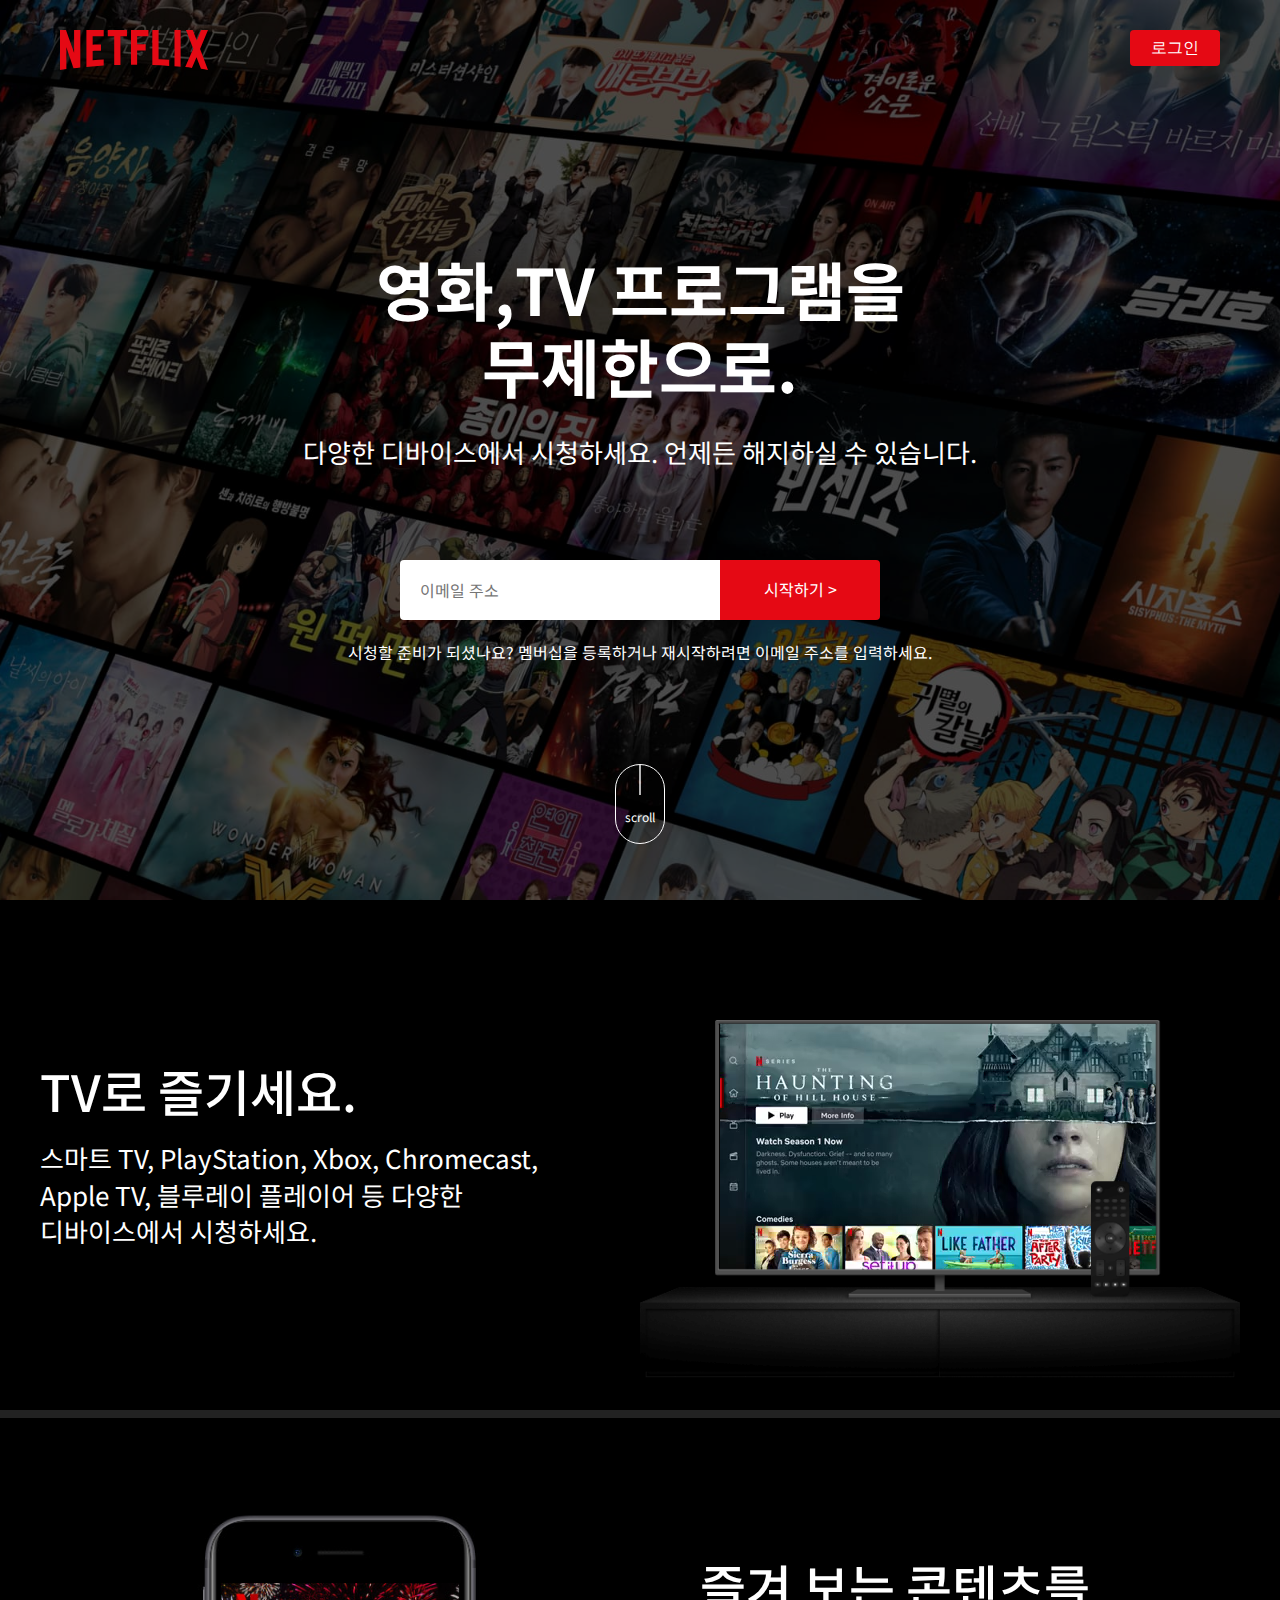
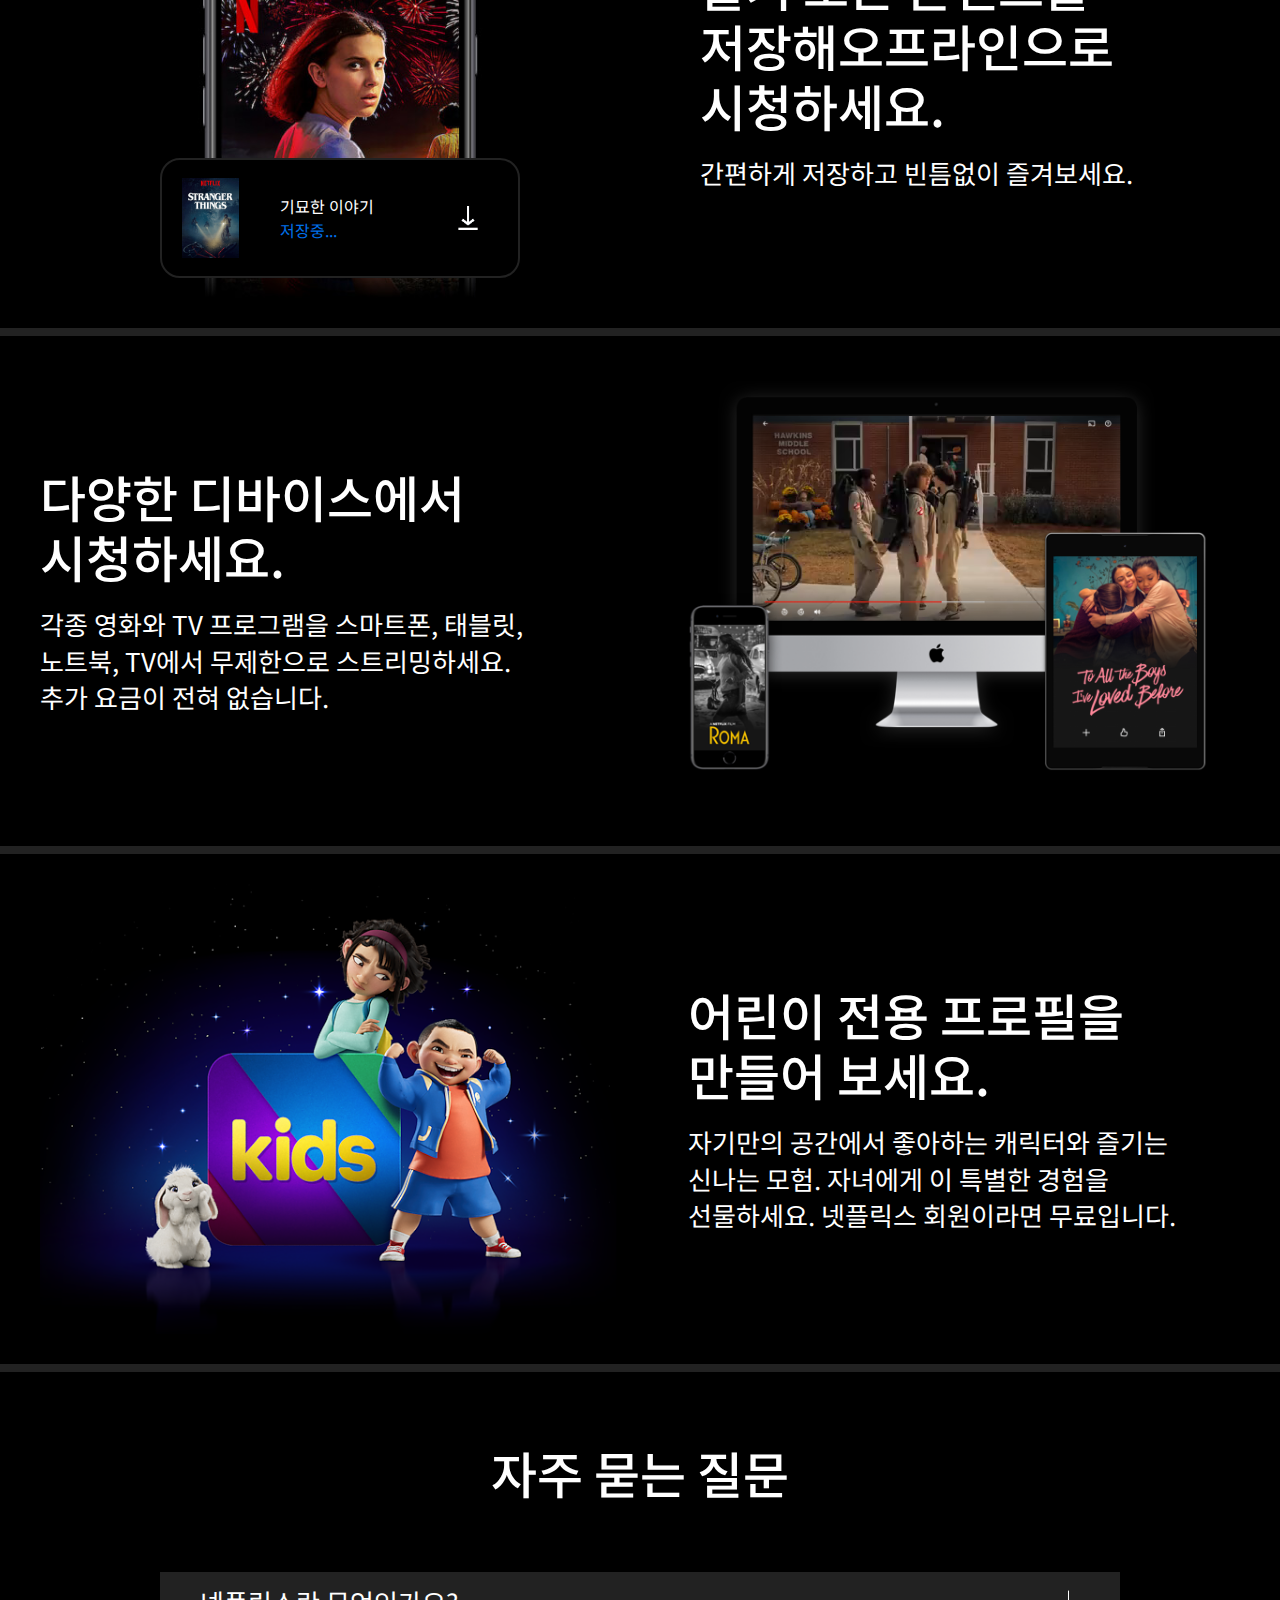
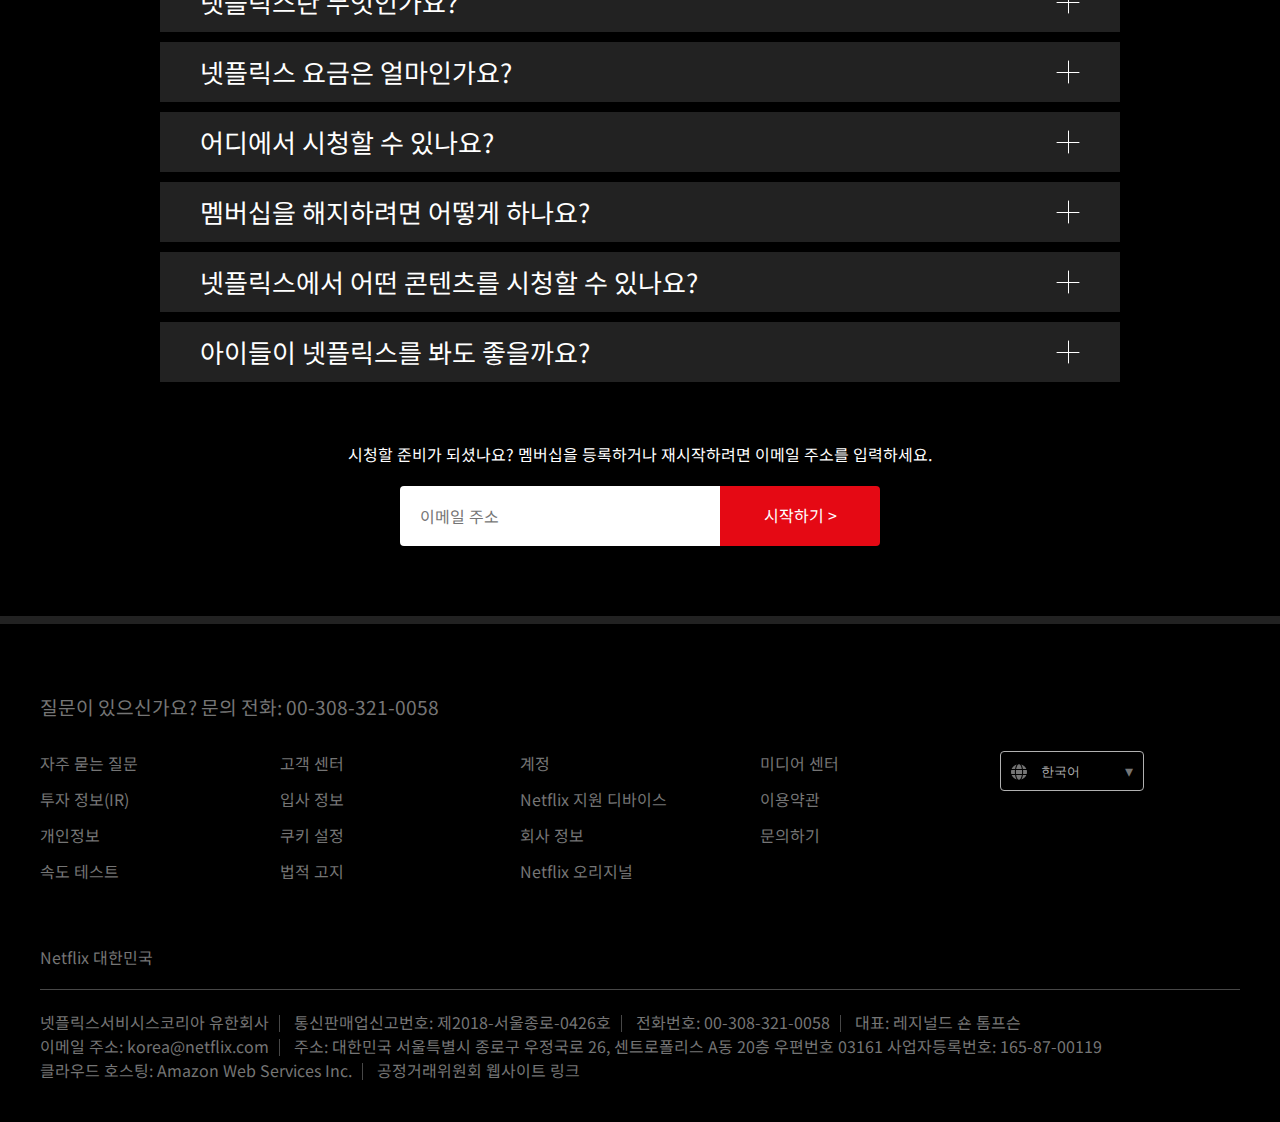
<file: index.html>
<!DOCTYPE html>
<html lang="en">
<head>
   <meta charset="UTF-8">
   <meta http-equiv="X-UA-Compatible" content="IE=edge">
   <meta name="viewport" content="width=device-width, initial-scale=1.0">
   
   <title>Netflix&nbsp;Korea</title>

   <meta content="영화 보기, 온라인 영화, 인터넷 영화, TV 시청, TV 온라인, 온라인 TV 프로그램, 인터넷 TV 프로그램, &nbsp;TV 프로그램 보기, 영화 스트리밍, 스트리밍 tv, 인스턴트 스트리밍, 온라인 시청, 인터넷 시청, &nbsp;영화, 영화 보기 대한민국, 온라인 TV 보기, 다운로드 불필요, 영화 풀 버전, 전체 영화" name="keywords">
   <meta content="스마트 TV, 태블릿, 스마트폰, PC, 게임 콘솔 등 다양한 디바이스에서 영화와 TV 프로그램을 마음껏 즐기세요." name="description">

   <link rel="icon" href="img/favicon.png">
   <link rel="icon" type="image/x-icon" href="img/favicon.ico">

   <link rel="stylesheet" href="css/reset_neflix.css">
   <link rel="stylesheet" href="css/common.css">
   <link rel="stylesheet" href="css/index.css">
</head>
<body id="body">
   <header></header>
   <main>

      <!-- Hero  -->

      <section id="hero">
         <div id="hero_bg"></div>
         <div class="hero_wrap">
            <nav class="gnb">
               <figure>
                  <svg viewBox="0 0 111 30" class="gnb_logo" focusable="false"><g id="netflix-logo"><path d="M105.06233,14.2806261 L110.999156,30 C109.249227,29.7497422 107.500234,29.4366857 105.718437,29.1554972 L102.374168,20.4686475 L98.9371075,28.4375293 C97.2499766,28.1563408 95.5928391,28.061674 93.9057081,27.8432843 L99.9372012,14.0931671 L94.4680851,-5.68434189e-14 L99.5313525,-5.68434189e-14 L102.593495,7.87421502 L105.874965,-5.68434189e-14 L110.999156,-5.68434189e-14 L105.06233,14.2806261 Z M90.4686475,-5.68434189e-14 L85.8749649,-5.68434189e-14 L85.8749649,27.2499766 C87.3746368,27.3437061 88.9371075,27.4055675 90.4686475,27.5930265 L90.4686475,-5.68434189e-14 Z M81.9055207,26.93692 C77.7186241,26.6557316 73.5307901,26.4064111 69.250164,26.3117443 L69.250164,-5.68434189e-14 L73.9366389,-5.68434189e-14 L73.9366389,21.8745899 C76.6248008,21.9373887 79.3120255,22.1557784 81.9055207,22.2804387 L81.9055207,26.93692 Z M64.2496954,10.6561065 L64.2496954,15.3435186 L57.8442216,15.3435186 L57.8442216,25.9996251 L53.2186709,25.9996251 L53.2186709,-5.68434189e-14 L66.3436123,-5.68434189e-14 L66.3436123,4.68741213 L57.8442216,4.68741213 L57.8442216,10.6561065 L64.2496954,10.6561065 Z M45.3435186,4.68741213 L45.3435186,26.2498828 C43.7810479,26.2498828 42.1876465,26.2498828 40.6561065,26.3117443 L40.6561065,4.68741213 L35.8121661,4.68741213 L35.8121661,-5.68434189e-14 L50.2183897,-5.68434189e-14 L50.2183897,4.68741213 L45.3435186,4.68741213 Z M30.749836,15.5928391 C28.687787,15.5928391 26.2498828,15.5928391 24.4999531,15.6875059 L24.4999531,22.6562939 C27.2499766,22.4678976 30,22.2495079 32.7809542,22.1557784 L32.7809542,26.6557316 L19.812541,27.6876933 L19.812541,-5.68434189e-14 L32.7809542,-5.68434189e-14 L32.7809542,4.68741213 L24.4999531,4.68741213 L24.4999531,10.9991564 C26.3126816,10.9991564 29.0936358,10.9054269 30.749836,10.9054269 L30.749836,15.5928391 Z M4.78114163,12.9684132 L4.78114163,29.3429562 C3.09401069,29.5313525 1.59340144,29.7497422 0,30 L0,-5.68434189e-14 L4.4690224,-5.68434189e-14 L10.562377,17.0315868 L10.562377,-5.68434189e-14 L15.2497891,-5.68434189e-14 L15.2497891,28.061674 C13.5935889,28.3437998 11.906458,28.4375293 10.1246602,28.6868498 L4.78114163,12.9684132 Z" id="Fill-14"></path></g></svg>
               </figure>
               <button class="gnb_login">로그인</button>
            </nav>

            <h1 class="hero_title">영화,TV 프로그램을<br>무제한으로.</h1>
            <h3 class="hero_subtitle">다양한 디바이스에서 시청하세요.<br> 언제든 해지하실 수 있습니다.</h3>
            
            <form action="login.php">
               <div class="email_wrap">
                  <input type="email" name="user_id" class="hero_input"
                  placeholder="이메일 주소">
                  <button type="submit" class="hero_submit">시작하기 &gt;</button>
               </div>
            </form>
            <p class="hero_detail">시청할 준비가 되셨나요? 멤버십을 등록하거나 재시작하려면 이메일 주소를 입력하세요.</p>
            
            <div class="hero_scroll">
               <span class="scroll-line"></span>
               <span>scroll</span>
            </div>

            

         </div>
      </section>

      <!-- Feature -->

      <section id="feature">
         <div class="tv_wrap">
            <ul class="tv">
               <li class="tv_left">
                  <h2 class="tv_title">TV로 즐기세요.</h2>
                  <h3 class="tv_subtitle">스마트 TV, PlayStation, Xbox, Chromecast, Apple TV, 블루레이 플레이어 등 다양한 디바이스에서 시청하세요.</h3>
               </li>
               <li class="tv_right">
                  <video class="tv_right_video" autoplay muted loop>
                     <source src="video/video-tv.m4v" type="video/mp4"> 
                  </video>
                  <img src="img/tv.png" class="tv_right_img">
               </li>
            </ul>
         </div>

         <div class="offline_wrap">
            <ul class="offline">
               <li class="offline_left">
                  <img class="offline_left_img" src="img/mobile-0819.jpg" >
                  <div class="offline_left_box">
                     <img src="img/boxshot.png" class="offline_left_box_img">
                     <div class="offline_left_box_text">
                        <p>기묘한 이야기</p>
                        <p>저장중...</p>
                     </div>
                     <img src="img/download-icon.gif" class="offline_left_box_img2">
                  </div>
               </li>
               <li class="offline_right">
                  <h2 class="offline_title">
                     즐겨 보는 콘텐츠를 저장해<br>오프라인으로 시청하세요.
                  </h2>
                  <h3 class="offline_subtitle">
                     간편하게 저장하고 빈틈없이 즐겨보세요.
                  </h3>
               </li>
            </ul>
         </div>

         <div class="device_wrap">
            <ul class="device">
               <li class="device_left">
                  <h2 class="device_title">다양한 디바이스에서 시청하세요.</h2>
                  <h3 class="device_subtitle">각종 영화와 TV 프로그램을 스마트폰, 태블릿, 노트북, TV에서 무제한으로 스트리밍하세요. 추가 요금이 전혀 없습니다.</h3>
               </li>
               <li class="device_right">
                  <video class="device_right_video" autoplay muted loop>
                     <source src="video/video-devices.m4v" type="video/mp4"> 
                  </video>
                  <img src="img/device-pile.png" class="device_right_img">
               </li>
            </ul>
         </div>

         <!-- kids -->
         <div class="kids_wrap">
            <ul class="kids">
               <li class="kids_left">
                  <img class="kids_left_img" src="img/kids.png" >
               </li>
               <li class="kids_right">
                  <h2 class="kids_title">
                     어린이 전용 프로필을 만들어 보세요.
                  </h2>
                  <h3 class="kids_subtitle">
                     자기만의 공간에서 좋아하는 캐릭터와 즐기는 신나는 모험. 자녀에게 이 특별한 경험을 선물하세요. 넷플릭스 회원이라면 무료입니다.
                  </h3>
               </li>
            </ul>
         </div>
      </section>

      <!-- FAQ -->

      <section id="faq">
         <div class="faq_wrap">
            <h2 class="faq_title">자주 묻는 질문</h2>
            <ul class="faq_ul">
               <li class="faq_li" onclick="accOpen(0)">
                  <h3 class="faq_q">
                     <span class="faq_q_title">넷플릭스란 무엇인가요?</span>
                     <img class="faq_q_btn" src="img/plus.svg" >
                  </h3>
                  <h4 class="faq_a">
                     넷플릭스는 각종 수상 경력에 빛나는 TV 프로그램, 영화, 애니메이션, 다큐멘터리 등 다양한 콘텐츠를 인터넷 연결이 가능한 수천 종의 디바이스에서 시청할 수 있는 스트리밍 서비스입니다.<br><br>
                     저렴한 월 요금으로 일체의 광고 없이 원하는 시간에 원하는 만큼 즐길 수 있습니다. 무궁무진한 콘텐츠가 준비되어 있으며 매주 새로운 TV 프로그램과 영화가 제공됩니다.
                  </h4>
               </li>
               <li class="faq_li" onclick="accOpen(1)">
                  <h3 class="faq_q">
                     <span class="faq_q_title">넷플릭스 요금은 얼마인가요?</span>
                     <img class="faq_q_btn" src="img/plus.svg" >
                  </h3>
                  <h4 class="faq_a">
                     스마트폰, 태블릿, 스마트 TV, 노트북, 스트리밍 디바이스 등 다양한 디바이스에서 월정액 요금 하나로 넷플릭스를 시청하세요. 멤버십 요금은 월 9,500원부터 14,500원까지 다양합니다. 추가 비용이나 약정이 없습니다.
                  </h4>
               </li>
               <li class="faq_li" onclick="accOpen(2)">
                  <h3 class="faq_q">
                     <span class="faq_q_title">어디에서 시청할 수 있나요?</span>
                     <img class="faq_q_btn" src="img/plus.svg" >
                  </h3>
                  <h4 class="faq_a">
                     다양한 디바이스에서 언제 어디서나 시청할 수 있습니다. 넷플릭스 계정으로 로그인하면 PC에서 netflix.com을 통해 바로 시청할 수 있으며, 인터넷이 연결되어 있고 넷플릭스 앱을 지원하는 디바이스(스마트 TV, 스마트폰, 태블릿, 스트리밍 미디어 플레이어, 게임 콘솔 등)에서도 언제든지 시청할 수 있습니다.
                     <br><br>
                     iOS, Android, Windows 10용 앱에서는 좋아하는 프로그램을 저장할 수도 있습니다. 저장 기능을 이용해 이동 중이나 인터넷에 연결할 수 없는 곳에서도 시청하세요. 넷플릭스는 어디서든 함께니까요.
                  </h4>
               </li>
               <li class="faq_li" onclick="accOpen(3)">
                  <h3 class="faq_q">
                     <span class="faq_q_title">멤버십을 해지하려면 어떻게 하나요?</span>
                     <img class="faq_q_btn" src="img/plus.svg" >
                  </h3>
                  <h4 class="faq_a">
                     넷플릭스는 부담 없이 간편합니다. 성가신 계약도, 약정도 없으니까요. 멤버십 해지도 온라인에서 클릭 두 번이면 완료할 수 있습니다. 해지 수수료도 없으니 원할 때 언제든 계정을 시작하거나 종료하세요.
                  </h4>
               </li>
               <li class="faq_li" onclick="accOpen(4)">
                  <h3 class="faq_q">
                     <span class="faq_q_title">넷플릭스에서 어떤 콘텐츠를 시청할 수 있나요?</span>
                     <img class="faq_q_btn" src="img/plus.svg" >
                  </h3>
                  <h4 class="faq_a">
                     넷플릭스는 장편 영화, 다큐멘터리, TV 프로그램, 애니메이션, 각종 상을 수상한 넷플릭스 오리지널 등 수많은 콘텐츠를 확보하고 있습니다. 마음에 드는 콘텐츠를 원하는 시간에 원하는 만큼 시청하세요. 30일 무료 체험으로 넷플릭스의 무한한 콘텐츠 세상을 만나보세요.
                  </h4>
               </li>
               <li class="faq_li" onclick="accOpen(5)">
                  <h3 class="faq_q">
                     <span class="faq_q_title">아이들이 넷플릭스를 봐도 좋을까요?</span>
                     <img class="faq_q_btn" src="img/plus.svg" >
                  </h3>
                  <h4 class="faq_a">
                     멤버십에 넷플릭스 키즈 환경이 포함되어 있어 자녀가 자기만의 공간에서 가족용 TV 프로그램과 영화를 즐기는 동안 부모가 이를 관리할 수 있습니다.<br><br>
                     키즈 프로필과 더불어 PIN 번호를 이용한 자녀 보호 기능도 있어, 자녀가 시청할 수 있는 콘텐츠의 관람등급을 제한하고 자녀의 시청을 원치 않는 특정 작품을 차단할 수도 있습니다.
                  </h4>
               </li>
            </ul>

            <p class="faq_detail">시청할 준비가 되셨나요? 멤버십을 등록하거나 재시작하려면 이메일 주소를 입력하세요.</p>

            <form action="login.php">
               <div class="email_wrap">
                  <input type="email" name="user_id" class="hero_input"
                  placeholder="이메일 주소">
                  <button type="submit" class="hero_submit">시작하기 &gt;</button>
               </div>
            </form>
           


         </div>
      </section>
   </main>
   <footer>
      <div class="footer_wrap">
         <h4 class="footer_tel">질문이 있으신가요?<br> 문의 전화: <a href="tel:00-308-321-0058">00-308-321-0058</a></h4>
         
         <div class="footer_menu_wrap">

            <ul class="footer_menu">
               <li class="footer_menu_li"><a href="">자주 묻는 질문</a></li>
               <li class="footer_menu_li"><a href="">투자 정보(IR)</a></li>
               <li class="footer_menu_li"><a href="">개인정보</a></li>
               <li class="footer_menu_li"><a href="">속도 테스트</a></li>
            </ul>
            <ul class="footer_menu">
               <li class="footer_menu_li"><a href="">고객 센터</a></li>
               <li class="footer_menu_li"><a href="">입사 정보</a></li>
               <li class="footer_menu_li"><a href="">쿠키 설정</a></li>
               <li class="footer_menu_li"><a href="">법적 고지</a></li>
            </ul>
            <ul class="footer_menu">
               <li class="footer_menu_li"><a href="">계정</a></li>
               <li class="footer_menu_li"><a href="">Netflix 지원 디바이스</a></li>
               <li class="footer_menu_li"><a href="">회사 정보</a></li>
               <li class="footer_menu_li"><a href="">Netflix 오리지널</a></li>
            </ul>
            <ul class="footer_menu">
               <li class="footer_menu_li"><a href="">미디어 센터</a></li>
               <li class="footer_menu_li"><a href="">이용약관</a></li>
               <li class="footer_menu_li"><a href="">문의하기</a></li>
            </ul>

            <!-- language form -->
            <form id="language_form">
               <img src="img/globe.svg">
               <select id="language" name="language" onchange="languageChange();">
                  <option value="korean">한국어</option>
                  <option value="english">English</option>
               </select>
               <span>&#9662;</span>
            </form>
         </div>

         <!-- footer information -->
         <div class="footer_infor">
            <p class="footer_brand">Netflix 대한민국</p>
            <p class="foorter_contact">
               <span>넷플릭스서비시스코리아 유한회사<i></i></span> 
               <span>통신판매업신고번호: 제2018-서울종로-0426호<i></i></span> 
               <span>전화번호: 00-308-321-0058<i></i></span>
               <span>대표: 레지널드 숀 톰프슨</span>
            </p>
            <p class="footer_address">
               <span>이메일 주소: korea@netflix.com<i></i></span>
               <span>주소: 대한민국 서울특별시 종로구 우정국로 26, 센트로폴리스 A동 20층 우편번호 03161</span>
               <span>사업자등록번호: 165-87-00119</span>
            </p>
            <p class="footer_etc">
               <span>클라우드 호스팅: Amazon Web Services Inc.<i></i></span>
               <span><a href="https://www.ftc.go.kr/www/bizCommView.do?key=232&apv_perm_no=2018300016930200431&pageUnit=10&searchCnd=bup_nm&searchKrwd=%EB%84%B7%ED%94%8C%EB%A6%AD%EC%8A%A4&pageIndex=1">공정거래위원회 웹사이트 링크</a></span>
            </p>
         </div>
         
      </div>
   </footer>
   <script src="js/index.js"></script>
</body>

</html>
</file>
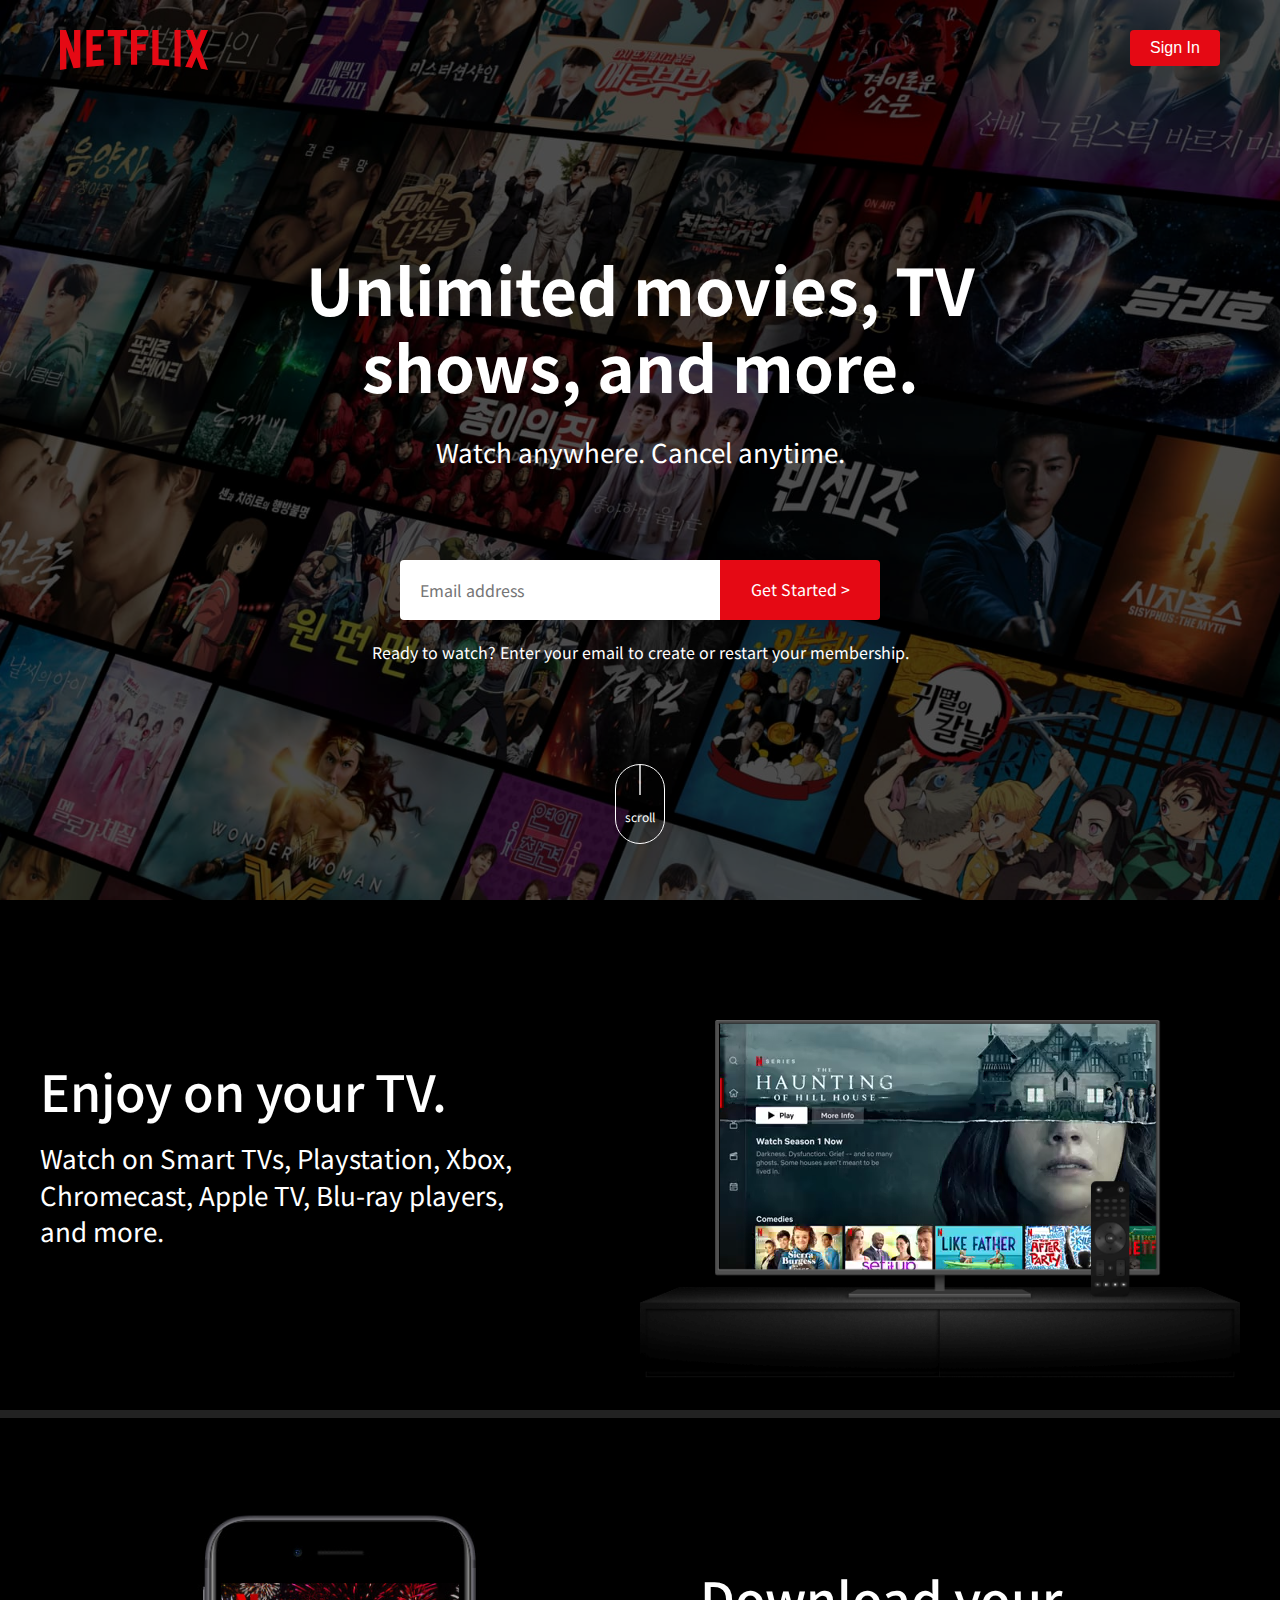
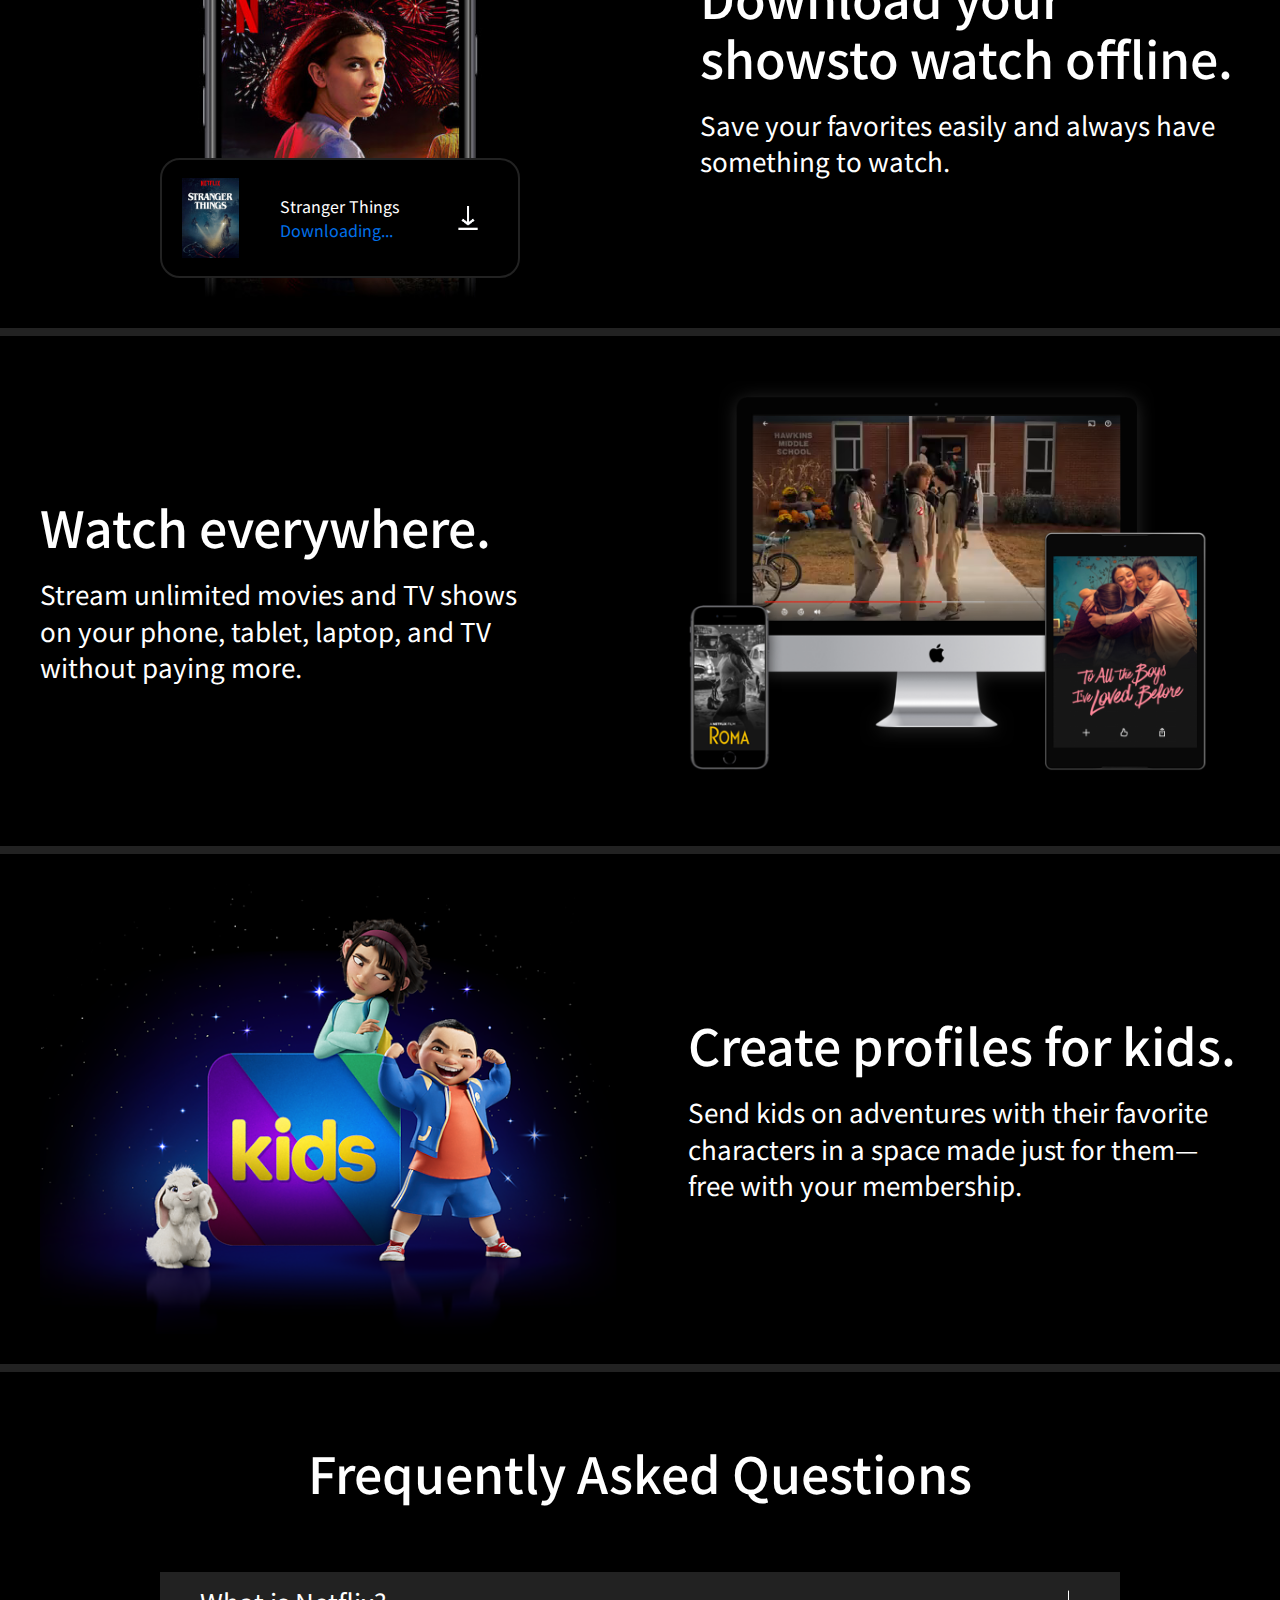
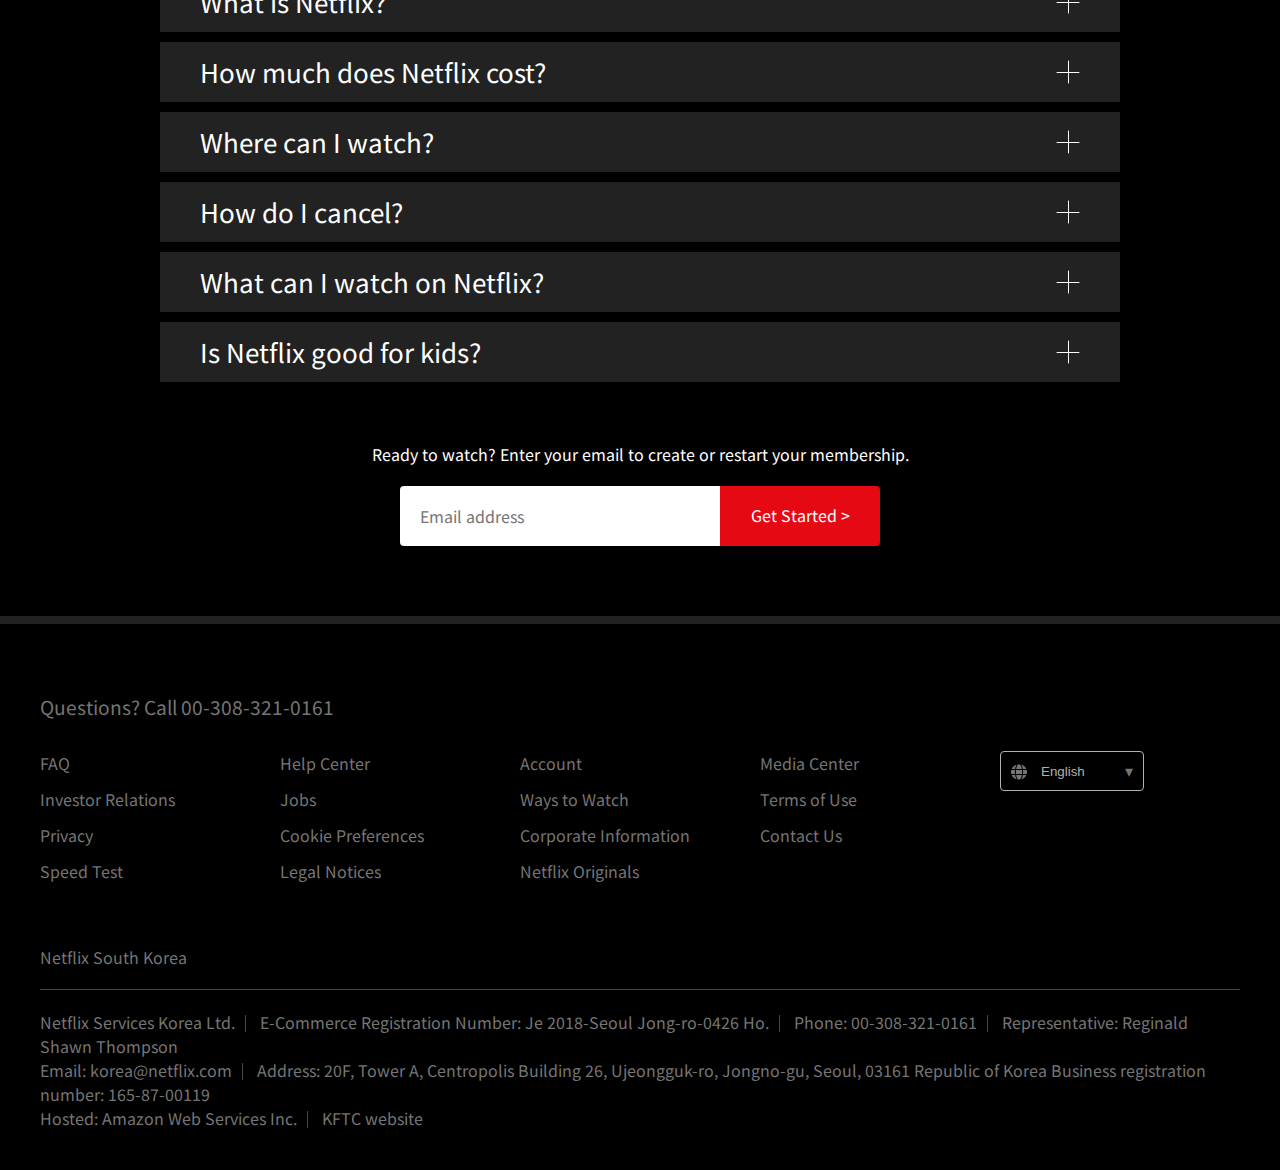
<file: index_en.html>
<!DOCTYPE html>
<html lang="en">
<head>
   <meta charset="UTF-8">
   <meta http-equiv="X-UA-Compatible" content="IE=edge">
   <meta name="viewport" content="width=device-width, initial-scale=1.0">
   
   <title>Netflix&nbsp;Korea</title>

   <meta content="영화 보기, 온라인 영화, 인터넷 영화, TV 시청, TV 온라인, 온라인 TV 프로그램, 인터넷 TV 프로그램, &nbsp;TV 프로그램 보기, 영화 스트리밍, 스트리밍 tv, 인스턴트 스트리밍, 온라인 시청, 인터넷 시청, &nbsp;영화, 영화 보기 대한민국, 온라인 TV 보기, 다운로드 불필요, 영화 풀 버전, 전체 영화" name="keywords">
   <meta content="스마트 TV, 태블릿, 스마트폰, PC, 게임 콘솔 등 다양한 디바이스에서 영화와 TV 프로그램을 마음껏 즐기세요." name="description">

   <link rel="icon" href="img/favicon.png">
   <link rel="icon" type="image/x-icon" href="img/favicon.ico">

   <link rel="stylesheet" href="css/reset_neflix.css">
   <link rel="stylesheet" href="css/common.css">
   <link rel="stylesheet" href="css/index.css">

</head>
<body>
   <header></header>
   <main>

      <!-- Hero  -->

      <section id="hero">
         <div id="hero_bg"></div>
         <div class="hero_wrap">
            <nav class="gnb">
               <figure>
                  <svg viewBox="0 0 111 30" class="gnb_logo" focusable="false"><g id="netflix-logo"><path d="M105.06233,14.2806261 L110.999156,30 C109.249227,29.7497422 107.500234,29.4366857 105.718437,29.1554972 L102.374168,20.4686475 L98.9371075,28.4375293 C97.2499766,28.1563408 95.5928391,28.061674 93.9057081,27.8432843 L99.9372012,14.0931671 L94.4680851,-5.68434189e-14 L99.5313525,-5.68434189e-14 L102.593495,7.87421502 L105.874965,-5.68434189e-14 L110.999156,-5.68434189e-14 L105.06233,14.2806261 Z M90.4686475,-5.68434189e-14 L85.8749649,-5.68434189e-14 L85.8749649,27.2499766 C87.3746368,27.3437061 88.9371075,27.4055675 90.4686475,27.5930265 L90.4686475,-5.68434189e-14 Z M81.9055207,26.93692 C77.7186241,26.6557316 73.5307901,26.4064111 69.250164,26.3117443 L69.250164,-5.68434189e-14 L73.9366389,-5.68434189e-14 L73.9366389,21.8745899 C76.6248008,21.9373887 79.3120255,22.1557784 81.9055207,22.2804387 L81.9055207,26.93692 Z M64.2496954,10.6561065 L64.2496954,15.3435186 L57.8442216,15.3435186 L57.8442216,25.9996251 L53.2186709,25.9996251 L53.2186709,-5.68434189e-14 L66.3436123,-5.68434189e-14 L66.3436123,4.68741213 L57.8442216,4.68741213 L57.8442216,10.6561065 L64.2496954,10.6561065 Z M45.3435186,4.68741213 L45.3435186,26.2498828 C43.7810479,26.2498828 42.1876465,26.2498828 40.6561065,26.3117443 L40.6561065,4.68741213 L35.8121661,4.68741213 L35.8121661,-5.68434189e-14 L50.2183897,-5.68434189e-14 L50.2183897,4.68741213 L45.3435186,4.68741213 Z M30.749836,15.5928391 C28.687787,15.5928391 26.2498828,15.5928391 24.4999531,15.6875059 L24.4999531,22.6562939 C27.2499766,22.4678976 30,22.2495079 32.7809542,22.1557784 L32.7809542,26.6557316 L19.812541,27.6876933 L19.812541,-5.68434189e-14 L32.7809542,-5.68434189e-14 L32.7809542,4.68741213 L24.4999531,4.68741213 L24.4999531,10.9991564 C26.3126816,10.9991564 29.0936358,10.9054269 30.749836,10.9054269 L30.749836,15.5928391 Z M4.78114163,12.9684132 L4.78114163,29.3429562 C3.09401069,29.5313525 1.59340144,29.7497422 0,30 L0,-5.68434189e-14 L4.4690224,-5.68434189e-14 L10.562377,17.0315868 L10.562377,-5.68434189e-14 L15.2497891,-5.68434189e-14 L15.2497891,28.061674 C13.5935889,28.3437998 11.906458,28.4375293 10.1246602,28.6868498 L4.78114163,12.9684132 Z" id="Fill-14"></path></g></svg>
               </figure>
               <button class="gnb_login">Sign In</button>
            </nav>

            <h1 class="hero_title">Unlimited movies, TV<br>shows, and more.</h1>
            <h3 class="hero_subtitle">Watch anywhere.<br> Cancel anytime.</h3>
            
            <form action="login.php">
               <div class="email_wrap">
                  <input type="email" name="user_id" class="hero_input"
                  placeholder="Email address">
                  <button type="submit" class="hero_submit">Get Started &gt;</button>
               </div>
            </form>
            <p class="hero_detail">Ready to watch? Enter your email to create or restart your membership.</p>

            <div class="hero_scroll">
               <span class="scroll-line"></span>
               <span>scroll</span>
            </div>

         </div>
      </section>

      <!-- Feature -->

      <section id="feature">
         <div class="tv_wrap">
            <ul class="tv">
               <li class="tv_left">
                  <h2 class="tv_title">Enjoy on your TV.</h2>
                  <h3 class="tv_subtitle">Watch on Smart TVs, Playstation, Xbox, Chromecast, Apple TV, Blu-ray players, and more.</h3>
               </li>
               <li class="tv_right">
                  <video class="tv_right_video" autoplay muted loop>
                     <source src="video/video-tv.m4v" type="video/mp4"> 
                  </video>
                  <img src="img/tv.png" class="tv_right_img">
               </li>
            </ul>
         </div>

         <div class="offline_wrap">
            <ul class="offline">
               <li class="offline_left">
                  <img class="offline_left_img" src="img/mobile-0819.jpg" >
                  <div class="offline_left_box">
                     <img src="img/boxshot.png" class="offline_left_box_img">
                     <div class="offline_left_box_text">
                        <p>Stranger Things</p>
                        <p>Downloading...</p>
                     </div>
                     <img src="img/download-icon.gif" class="offline_left_box_img2">
                  </div>
               </li>
               <li class="offline_right">
                  <h2 class="offline_title">
                     Download your shows<br>to watch offline.
                  </h2>
                  <h3 class="offline_subtitle">
                     Save your favorites easily and always have something to watch.
                  </h3>
               </li>
            </ul>
         </div>

         <div class="device_wrap">
            <ul class="device">
               <li class="device_left">
                  <h2 class="device_title">Watch everywhere.</h2>
                  <h3 class="device_subtitle">Stream unlimited movies and TV shows on your phone, tablet, laptop, and TV without paying more.
                  </h3>
               </li>
               <li class="device_right">
                  <video class="device_right_video" autoplay muted loop>
                     <source src="video/video-devices.m4v" type="video/mp4"> 
                  </video>
                  <img src="img/device-pile.png" class="device_right_img">
               </li>
            </ul>
         </div>

         <!-- kids -->
         <div class="kids_wrap">
            <ul class="kids">
               <li class="kids_left">
                  <img class="kids_left_img" src="img/kids.png" >
               </li>
               <li class="kids_right">
                  <h2 class="kids_title">
                     Create profiles for kids.
                  </h2>
                  <h3 class="kids_subtitle">
                     Send kids on adventures with their favorite characters in a space made just for them—free with your membership.
                  </h3>
               </li>
            </ul>
         </div>

      </section>
      

      <!-- FAQ -->

      <section id="faq">
         <div class="faq_wrap">
            <h2 class="faq_title">Frequently Asked Questions</h2>
            <ul class="faq_ul">
               <li class="faq_li" onclick="accOpen(0)">
                  <h3 class="faq_q">
                     <span class="faq_q_title">What is Netflix?</span>
                     <img class="faq_q_btn" src="img/plus.svg" >
                  </h3>
                  <h4 class="faq_a">
                     Netflix is a streaming service that offers a wide variety of award-winning TV shows, movies, anime, documentaries, and more on thousands of internet-connected devices.<br><br>
                     You can watch as much as you want, whenever you want without a single commercial – all for one low monthly price. There's always something new to discover and new TV shows and movies are added every week!
                  </h4>
               </li>
               <li class="faq_li" onclick="accOpen(1)">
                  <h3 class="faq_q">
                     <span class="faq_q_title">How much does Netflix cost?</span>
                     <img class="faq_q_btn" src="img/plus.svg" >
                  </h3>
                  <h4 class="faq_a">
                     Watch Netflix on your smartphone, tablet, Smart TV, laptop, or streaming device, all for one fixed monthly fee. Plans range from KRW9,500 to KRW14,500 a month. No extra costs, no contracts.
                  </h4>
               </li>
               <li class="faq_li" onclick="accOpen(2)">
                  <h3 class="faq_q">
                     <span class="faq_q_title">Where can I watch?</span>
                     <img class="faq_q_btn" src="img/plus.svg" >
                  </h3>
                  <h4 class="faq_a">
                     Watch anywhere, anytime, on an unlimited number of devices. Sign in with your Netflix account to watch instantly on the web at netflix.com from your personal computer or on any internet-connected device that offers the Netflix app, including smart TVs, smartphones, tablets, streaming media players and game consoles.
                     <br><br>
                     You can also download your favorite shows with the iOS, Android, or Windows 10 app. Use downloads to watch while you're on the go and without an internet connection. Take Netflix with you anywhere.
                  </h4>
               </li>
               <li class="faq_li" onclick="accOpen(3)">
                  <h3 class="faq_q">
                     <span class="faq_q_title">How do I cancel?</span>
                     <img class="faq_q_btn" src="img/plus.svg" >
                  </h3>
                  <h4 class="faq_a">
                     Netflix is flexible. There are no pesky contracts and no commitments. You can easily cancel your account online in two clicks. There are no cancellation fees – start or stop your account anytime.
                  </h4>
               </li>
               <li class="faq_li" onclick="accOpen(4)">
                  <h3 class="faq_q">
                     <span class="faq_q_title">What can I watch on Netflix?</span>
                     <img class="faq_q_btn" src="img/plus.svg" >
                  </h3>
                  <h4 class="faq_a">
                     Netflix has an extensive library of feature films, documentaries, TV shows, anime, award-winning Netflix originals, and more. Watch as much as you want, anytime you want.
                  </h4>
               </li>
               <li class="faq_li" onclick="accOpen(5)">
                  <h3 class="faq_q">
                     <span class="faq_q_title">Is Netflix good for kids?</span>
                     <img class="faq_q_btn" src="img/plus.svg" >
                  </h3>
                  <h4 class="faq_a">
                     The Netflix Kids experience is included in your membership to give parents control while kids enjoy family-friendly TV shows and movies in their own space.<br><br>
                     Kids profiles come with PIN-protected parental controls that let you restrict the maturity rating of content kids can watch and block specific titles you don’t want kids to see.
                  </h4>
               </li>
            </ul>

            <p class="faq_detail">Ready to watch? Enter your email to create or restart your membership.</p>

            <form action="login.php">
               <div class="email_wrap">
                  <input type="email" name="user_id" class="hero_input"
                  placeholder="Email address">
                  <button type="submit" class="hero_submit">Get Started &gt;</button>
               </div>
            </form>
           


         </div>
      </section>
   </main>
   <footer>
      <div class="footer_wrap">
         <h4 class="footer_tel">Questions? Call <a href="tel:00-308-321-0058">00-308-321-0161</a></h4>
         
         <div class="footer_menu_wrap">

            <ul class="footer_menu">
               <li class="footer_menu_li"><a href="">FAQ</a></li>
               <li class="footer_menu_li"><a href="">Investor Relations</a></li>
               <li class="footer_menu_li"><a href="">Privacy</a></li>
               <li class="footer_menu_li"><a href="">Speed Test</a></li>
            </ul>
            <ul class="footer_menu">
               <li class="footer_menu_li"><a href="">Help Center</a></li>
               <li class="footer_menu_li"><a href="">Jobs</a></li>
               <li class="footer_menu_li"><a href="">Cookie Preferences</a></li>
               <li class="footer_menu_li"><a href="">Legal Notices</a></li>
            </ul>
            <ul class="footer_menu">
               <li class="footer_menu_li"><a href="">Account</a></li>
               <li class="footer_menu_li"><a href="">Ways to Watch</a></li>
               <li class="footer_menu_li"><a href="">Corporate Information</a></li>
               <li class="footer_menu_li"><a href="">Netflix Originals</a></li>
            </ul>
            <ul class="footer_menu">
               <li class="footer_menu_li"><a href="">Media Center</a></li>
               <li class="footer_menu_li"><a href="">Terms of Use</a></li>
               <li class="footer_menu_li"><a href="">Contact Us</a></li>
            </ul>
            <form id="language_form">
               <img src="img/globe.svg">
               <select id="language" name="language" onchange="languageChange();">
                  <option value="english">English</option>
                  <option value="korean">한국어</option>
               </select>
               <span>&#9662;</span>
            </form>
         </div>
         <div class="footer_infor">
            <p class="footer_brand">Netflix South Korea</p>
            <p class="foorter_contact">
               <span>Netflix Services Korea Ltd.<i></i></span> 
               <span>E-Commerce Registration Number: Je 2018-Seoul Jong-ro-0426 Ho.<i></i></span> 
               <span>Phone: <a href="tel:00-308-321-0058">00-308-321-0161</a><i></i></span>
               <span>Representative: Reginald Shawn Thompson</span>
            </p>
            <p class="footer_address">
               <span>Email: korea@netflix.com<i></i></span>
               <span>Address: 20F, Tower A, Centropolis Building 26, Ujeongguk-ro, Jongno-gu, Seoul, 03161 Republic of Korea</span>
               <span>Business registration number: 165-87-00119</span>
            </p>
            <p class="footer_etc">
               <span>Hosted: Amazon Web Services Inc.<i></i></span>
               <span><a href="https://www.ftc.go.kr/www/bizCommView.do?key=232&apv_perm_no=2018300016930200431&pageUnit=10&searchCnd=bup_nm&searchKrwd=%EB%84%B7%ED%94%8C%EB%A6%AD%EC%8A%A4&pageIndex=1">KFTC website</a></span>
            </p>
         </div>
         
      </div>
   </footer>
   <script src="js/index.js"></script>
</body>

</html>
</file>
<file: css/common.css>
@import url('https://fonts.googleapis.com/css2?family=Noto+Sans+KR:wght@100;300;400;500;700;900&display=swap');

body { 
      color:rgb(255,255,255); 
      font-family: 'Noto Sans KR'; 
      font-size: 16px;
      -webkit-font-smoothing: antialiased; 
      background-color: rgb(0,0,0);
}

a { 
      text-decoration: none; 
      color:rgb(255,255,255); 
      
}

button { cursor: pointer; }

div { 
      background-size: cover; 
      background-position: center; 
      background-repeat: no-repeat;
}

h1 { font-family: 'Noto Sans KR'; font-size: 64px; line-height: 1.2; font-weight: 700; }

h2 { font-family: 'Noto Sans KR'; font-size: 50px; line-height: 1.2; font-weight: 500; }

h3 { font-family: 'Noto Sans KR'; font-size: 26px; line-height: 1.4; font-weight: 400; }

h4 { font-family: 'Noto Sans KR'; font-size: 19.2px; line-height: 1.4; font-weight: 400; }

p { font-family: 'Noto Sans KR'; font-size: 16px; line-height: 1.5; font-weight: 400; }

/* Tablet PC Landscape 가로 */

@media only screen and (min-width:1024px) and (max-width:1279px) {

h1 { font-family: 'Noto Sans KR'; font-size: 50px; line-height: 1.2; font-weight: 700; }

h2 { font-family: 'Noto Sans KR'; font-size: 40px; line-height: 1.2; font-weight: 500; }

h3 { font-family: 'Noto Sans KR'; font-size: 20px; line-height: 1.4; font-weight: 400; }

h4 { font-family: 'Noto Sans KR'; font-size: 19.2px; line-height: 1.4; font-weight: 400; }

}

/* Tablet PC Portrait 세로 */

@media only screen and (min-width:768px)and (max-width:1023px) {

h1 { font-family: 'Noto Sans KR'; font-size: 50px; line-height: 1.2; font-weight: 700; }

h2 { font-family: 'Noto Sans KR'; font-size: 40px; line-height: 1.2; font-weight: 500; }

h3 { font-family: 'Noto Sans KR'; font-size: 20px; line-height: 1.4; font-weight: 400; }

h4 { font-family: 'Noto Sans KR'; font-size: 19.2px; line-height: 1.4; font-weight: 400; }

}

/* Mobile Landscape 가로 */

@media only screen and (min-width:480px) and (max-width:767px) {

      h1 { font-family: 'Noto Sans KR'; font-size: 28px; line-height: 1.2; font-weight: 700; }

      h2 { font-family: 'Noto Sans KR'; font-size: 26px; line-height: 1.2; font-weight: 500; }
      
      h3 { font-family: 'Noto Sans KR'; font-size: 18px; line-height: 1.4; font-weight: 400; }
      
      h4 { font-family: 'Noto Sans KR'; font-size: 19.2px; line-height: 1.4; font-weight: 400; }


}

/* Mobile Portrait 세로 */

@media only screen and (max-width:479px) {

      h1 { font-family: 'Noto Sans KR'; font-size: 28px; line-height: 1.2; font-weight: 700; }

      h2 { font-family: 'Noto Sans KR'; font-size: 26px; line-height: 1.2; font-weight: 500; }
      
      h3 { font-family: 'Noto Sans KR'; font-size: 18px; line-height: 1.4; font-weight: 400; }
      
      h4 { font-family: 'Noto Sans KR'; font-size: 19.2px; line-height: 1.4; font-weight: 400; }

      p { font-family: 'Noto Sans KR'; font-size: 14px; line-height: 1.5; font-weight: 400; }
}
</file>
<file: css/index.css>
#hero { width: 100%; height: 100vh; position: relative; top:0; left:0; 
   /* border-bottom: 8px solid rgb(34,34,34);
box-sizing: content-box;    */
}
#hero_bg { width: 100%; height: 100vh; 
position: absolute; top:0; left:0; 
background-image: url(../img/poster_0.jpg);
}

.hero_wrap { width: 100%; height: 100%;  background-color: rgba(0,0,0,0.6); padding: 250px 0 0 0; text-align: center;  position: absolute; top:0; left:0;}

.gnb { width: 100%; height: 40px; position: absolute; top:30px; left:0; padding: 0 60px; display: flex; justify-content: space-between;}
.gnb_logo { height: 40px; fill:rgb(229, 9, 20);}
.gnb_login { width: 90px; height: 36px; background-color:rgb(229, 9, 20); font-size: 16px; color:rgb(255,255,255); border: none; border-radius: 4px;}

.hero_title { margin: 0 0 30px;}
.hero_subtitle { margin: 0 0 90px;}
.hero_subtitle br {display: none;}
.hero_detail { margin: 20px 0;}

.email_wrap { display: flex; justify-content: center;}
.hero_input { width: 320px; height: 60px; border-radius: 4px 0 0 4px; border:none; 
display: block; padding: 0 20px; font-family: 'Noto Sans KR'; font-size: 16px; color:rgb(0,0,0); }

.hero_submit { width: 160px; height: 60px; background-color:rgb(229, 9, 20); border: 0; border-radius: 0 4px 4px 0; display: block;
font-size: 16px; font-family: 'Noto Sans KR'; line-height: 1.2; color:rgb(255,255,255);}

.hero_detail_2 { margin: 20px 0 0 0; }

.hero_scroll { width: 50px; height: 80px; margin: 100px auto 0; font-size: 12px; border: solid 1px #ffffff; border-radius: 25px; text-align: center; line-height: 44px; vertical-align: middle; }
.scroll-line { display: block; width: 2px; height: 30px; background-color: rgba(255, 255, 255, 0.7); margin: 0 auto; }


.btn-mode__wrap {
   width: 130px; height: 50px; display: flex;
    position: fixed; bottom: 20px; right: 20px; z-index: 5;
}

.btn-light {
   width: 50%; padding: 10px; display: flex; justify-content: center;
   border-radius: 50px 0 0 50px; background-color: #ffffff; cursor: pointer;
}
.btn-light img { width: 30px; }

.btn-dark {
   width: 50%; padding: 10px; border-radius: 0 25px 25px 0;
   background-color: #5a5590; cursor: pointer;
}
.btn-dark img { width: 30px; }


@keyframes fade_in_hero { 
   0% {opacity: 0;}
   100% {opacity: 1;}
}

.effect_fade_in { 
   animation: fade_in_hero 2s;
}


/* Feature */

#feature { width: 100%; height: auto;}

.tv_wrap { width: 100%; border-bottom: 8px solid rgb(34,34,34);}

.tv { width: 100%; max-width: 1200px; margin: 0 auto; display: flex;
padding: 30px 0; }

.tv_left { width: 50%; height:450px; display: flex; flex-direction: column; justify-content: center;
padding: 0 8% 0 0;}
.tv_title { margin: 0 0 20px; }
.tv_subtitle { word-break: keep-all;}
.tv_right { width: 50%; position: relative;}
.tv_right_video { position: absolute; top:70px; left:80px;}
.tv_right_img { position: absolute; top:0; left:0; width: 600px;}

/* Feature Offline */

.offline_wrap { width: 100%; border-bottom: 8px solid rgb(34,34,34); }
.offline { width: 100%; max-width: 1200px; margin: 0 auto; display: flex;
padding: 30px 0; }

.offline_left { width: 50%; height:450px;  position: relative; text-align: center;}

.offline_left_img { height: 450px;}
.offline_left_box { position: absolute; bottom:20px; left: 20%; width: 60%; height: 120px; display: flex; justify-content: space-between; align-items: center;
background-color: rgb(0,0,0); border: 2px solid rgb(34,34,34); border-radius: 20px; padding: 20px;
}
.offline_left_box_text { width: 40%; text-align: left; display: flex; 
flex-direction: column; justify-content: center;}
.offline_left_box_text p:last-child { color:rgb(0,113,235);}

.offline_left_box_img { height: 80px; margin: 0 10px 0 0;}

.offline_left_box_img2 { height: 60px;}

.offline_right { width: 50%; display: flex; flex-direction: column; justify-content: center; padding:0 0 0 5%;}

.offline_title { margin: 0 0 20px; word-break: keep-all; }

.offline_title br { display: none;}
.offline_subtitle { word-break: keep-all;}

/* Feature Devices */

.device_wrap { width: 100%; border-bottom: 8px solid rgb(34,34,34);}
.device { width: 100%; max-width: 1200px; margin: 0 auto; display: flex;
padding: 30px 0; }
.device_left { width: 50%; height:450px; display: flex; flex-direction: column; justify-content: center;
padding: 0 8% 0 0;}
.device_title { margin: 0 0 20px;  word-break: keep-all;}
.device_subtitle { word-break: keep-all;}
.device_right { width: 50%; position: relative;}
.device_right_video { position: absolute; top:50px; left:100px; width: 390px;}
.device_right_img { position: absolute; top:0; left:0; width: 600px;}


/* Feature Kids */
.kids_wrap { width: 100%; border-bottom: 8px solid rgb(34,34,34); }
.kids { width: 100%; max-width: 1200px; margin: 0 auto; display: flex;
padding: 30px 0; }

.kids_left { width: 50%; height:450px;  position: relative; text-align: center;}
.kids_left_img { height: 450px;}

.kids_right { width: 50%; display: flex; flex-direction: column; justify-content: center; padding: 0 0 0 4%;}
.kids_title { margin: 0 0 20px; word-break: keep-all; }
.kids_title br { display: none;}
.kids_subtitle { word-break: keep-all;}





/* Faq CSS */

#faq { width: 100%; border-bottom: 8px solid rgb(34,34,34);}

.faq_wrap { width: 100%; max-width: 1200px;
padding: 70px 0; margin: 0 auto; }

.faq_title { text-align: center; margin: 0 0 70px;}

.faq_ul { width: 80%; margin: 0 auto;}

.faq_li {width: 100%; max-height: 60px; overflow: hidden; margin: 0 0 10px; transition: all 0.6s;}


.faq_q { width: 100%; height: 60px; background-color: rgb(34,34,34); display: flex; 
justify-content: space-between; 
align-items: center;
padding: 0 40px; 
margin: 0 0 4px;}

.faq_q_btn { width: 24px; height: 24px; transition: all 0.4s; } 

.faq_a { 
    width: 100%; background-color: rgb(34,34,34); padding: 40px; word-break: keep-all;} 

.faq_detail { text-align: center; 
margin: 60px 0 20px;}

/* Footer CSS */

footer { width: 100%; padding: 0 40px;}

.footer_wrap { width: 100%; max-width: 1200px; margin: 0 auto; padding: 70px 0 40px; color: #757575; }
.footer_wrap a { color: #757575 }
.footer_wrap a:hover { text-decoration: underline; }
.footer_tel br {display: none;}

.footer_menu_wrap { width: 100%; display: flex; margin: 30px 0; }

.footer_menu { width: 20%;
}

.footer_menu_li { margin: 0 0 12px; }

#language_form { border: 1px solid rgb(177,177,177); height: 40px; padding: 5px 10px; border-radius: 4px; }

#language { width: 80px; height: 30px; background-color: rgb(0,0,0); color:rgb(177,177,177); border: none;
   
   appearance: none;
   -moz-appearance: none;
   -webkit-appearance: none;
}

#language:focus { outline: 0; }

#language_form img {width: 16px; vertical-align: middle; margin: 0 10px 0 0;}

.footer_brand { padding: 20px 0; border-bottom: 1px solid rgba(177,177,177,0.4); }

.foorter_contact { margin: 20px 0 0;}
.footer_infor span i { border-right: 1px solid rgba(177,177,177,0.4); margin: 0 10px;  font-size: 12px; line-height: 20px;
}



/* Tablet PC - iPad Pro (1024 * 1366)세로 */

@media only screen and (min-width:1024px) and (max-width:1279px) and (min-height:1024px) {

   #hero {  height: 72vh; }
   #hero_bg { height: 72vh; }



} 

/* Tablet PC Landscape 가로 */

@media only screen and (min-width:1024px) and (max-width:1279px) {

/* Feature */
.tv_left { padding: 0 8% 0 40px;}

.tv_right_video { position: absolute; top:70px; left:60px; width: 400px;}

.tv_right_img { width: 500px;}

/* Feature Offline */

.offline_left { height: 375px; }

.offline_left_img { height: 375px; }

.offline_left_box { height: 100px; }

.offline_right { width: 50%; display: flex; flex-direction: column; justify-content: center; padding: 0 40px 0 5%; }

.offline_title { margin: 0 0 20px; word-break: keep-all; }
.offline_subtitle { word-break: keep-all;}


.offline_left_box_img { height: 60px;}
.offline_left_box_img2 { height: 60px;}


/* Feature Device */

.device_left { padding: 0 8% 0 40px; height: 375px;}
   
.device_right_video { position: absolute; top:50px; left:100px; width: 335px;}
   
.device_right_img { width: 500px;}


/* Feature kids */
   
.kids_left { height: 375px; }
   
.kids_left_img { height: 375px; }
  
.kids_right { width: 50%; display: flex; flex-direction: column; justify-content: center; padding:0 40px 0 5%; }
   
.kids_title { margin: 0 0 20px; word-break: keep-all; }
.kids_subtitle { word-break: keep-all; }

/* Footer CSS */

footer { width: 100%; padding: 0 40px;}

.footer_wrap { width: 100%; max-width: 1200px; margin: 0 auto; padding: 70px 0 40px;}

.footer_menu_wrap { width: 100%; display: flex; margin: 30px 0; flex-wrap: wrap; }

.footer_menu { width: 25%; }

.footer_menu_li { margin: 0 0 12px;}

#language_form { border: 1px solid rgb(177,177,177); height: 40px; padding: 5px 10px; border-radius: 4px;
margin: 40px 0 0 0;}

#language { width: 80px; height: 30px; background-color: rgb(0,0,0); color:rgb(177,177,177); border: none;}

#language_form img {width: 16px;  vertical-align: middle; margin: 0 10px 0 0;}

.footer_brand { padding: 20px 0; border-bottom: 1px solid rgba(177,177,177,0.4); }

.foorter_contact { margin: 20px 0 0;}

.footer_infor span { display: block;}
.footer_infor span i { display: none;}


}

/* Tablet PC Portrait 세로 */

@media only screen and (min-width:768px) and (max-width:1023px) and (min-height:768px) {

/* Hero */

.hero_subtitle { margin: 0 0 120px;}


.hero_scroll { width: 40px; height: 60px; margin: 200px auto 0; font-size: 9px; border: solid 1px #ffffff; border-radius: 25px; text-align: center; line-height: 44px; vertical-align: middle; }
.scroll-line { display: block; width: 2px; height: 20px; background-color: rgba(255, 255, 255, 0.7); margin: 0 auto; }

.btn-mode__wrap {
   width: 100px; height: 40px; display: flex;
    position: fixed; bottom: 20px; right: 20px; z-index: 5;
}

.btn-light {
   width: 50%; padding: 10px; display: flex; justify-content: center;
   border-radius: 50px 0 0 50px; background-color: #ffffff; cursor: pointer;
}
.btn-light img { width: 20px; }

.btn-dark {
   width: 50%; padding: 10px; border-radius: 0 25px 25px 0;
   background-color: #5a5590; cursor: pointer;
}
.btn-dark img { width: 20px; }

/* Feature */

/* Feature TV */



.tv { flex-wrap: wrap; padding: 30px 0; }
.tv_left { width: 100%; height:auto; display: flex; flex-direction: column; justify-content: center;  padding: 60px 40px 0;  } 

.tv_title { text-align: center;}
.tv_subtitle { text-align: center;}

.tv_right { width: 100%; position: relative; top:0; left:0; overflow: hidden; height: 450px;}

.tv_right_video { position: absolute; top:70px; left:calc(50% - 220px); }

.tv_right_img { position: absolute; top:0px; left:calc(50% - 300px); width: 600px; }


/* Feature Offline */

.offline {  flex-direction: column-reverse;
padding: 30px 0 60px;  flex-wrap: wrap;}

.offline_left { width: 100%; height:450px;  position: relative; text-align: center;}

.offline_left_img { height: 450px;}
.offline_left_box { position: absolute; bottom:20px; left: 20%; width: 60%; height: 120px; display: flex; justify-content: space-between; 
background-color: rgb(0,0,0); border: 2px solid rgb(34,34,34); border-radius: 20px; padding: 20px;
}
.offline_left_box_text { width: 40%; text-align: left; display: flex; 
flex-direction: column; justify-content: center;}
.offline_left_box_text p:last-child { color:rgb(0,113,235);}

.offline_left_box_img { height: 80px;}
.offline_left_box_img2 { height: 60px;}

.offline_right { width: 100%; display: flex; flex-direction: column; justify-content: center; padding:30px 0 0 0;}

.offline_title { margin: 0 0 20px; word-break: keep-all; text-align: center; }
.offline_title br { display: block;}
.offline_subtitle { word-break: keep-all; text-align: center;}

/* Feature Devices */

.device_wrap { width: 100%; border-bottom: 8px solid rgb(34,34,34); }

.device { width: 100%; max-width: 1200px; margin: 0 auto; display: flex;
padding: 30px 0;  flex-wrap: wrap;}
.device_left { width: 100%; height:auto; display: flex; flex-direction: column; justify-content: center; padding: 60px 40px 30px;}

.device_title { margin: 0 0 20px;  word-break: keep-all; text-align: center;}
.device_subtitle { word-break: keep-all; text-align: center;}
.device_right { width: 100%; position: relative; height: 450px;}
.device_right_video { position: absolute; top:50px; left:calc(50% - 200px); width: 390px;}
.device_right_img { position: absolute; top:0; left:calc(50% - 300px); width: 600px;}

/* Feature kids */

.kids {  flex-direction: column-reverse; padding: 30px 0 60px;  flex-wrap: wrap; }
   
.kids_left { width: 100%; height:450px;  position: relative; text-align: center; }
   
.kids_left_img { height: 450px;}
  
   
.kids_right { width: 100%; display: flex; flex-direction: column; justify-content: center; padding:30px 0 0 0;}
   
.kids_title { margin: 0 0 20px; word-break: keep-all; text-align: center; }
.kids_title br { display: block;}
.kids_subtitle { padding: 0 100px; word-break: keep-all; text-align: center;}



/* FAQ */

.faq_ul { width: calc(100% - 80px); margin: 0 auto;}

/* Footer CSS */

footer { width: 100%; padding: 0 40px;}

.footer_wrap { width: 100%; max-width: 1200px; margin: 0 auto; padding: 70px 0 40px;}

.footer_menu_wrap { width: 100%; display: flex; margin: 30px 0; flex-wrap: wrap; }

.footer_menu { width: 25%; }

.footer_menu_li { margin: 0 0 12px;}

#language_form { border: 1px solid rgb(177,177,177); height: 40px; padding: 5px 10px; border-radius: 4px;
margin: 40px 0 0 0;}

#language { width: 80px; height: 30px; background-color: rgb(0,0,0); color:rgb(177,177,177); border: none;}

#language_form img {width: 16px;  vertical-align: middle; margin: 0 10px 0 0;}

.footer_brand { padding: 20px 0; border-bottom: 1px solid rgba(177,177,177,0.4); }

.foorter_contact { margin: 20px 0 0;}

.footer_infor span { display: block;}
.footer_infor span i { display: none;}

}



/* Mobile Landscape 가로 */

@media only screen and (min-width:480px) and (max-width:1024px) and (max-height:640px) {

/* Hero */

#hero { width: 100%; height: 150vh; position: relative; top:0; left:0; 
   /* border-bottom: 8px solid rgb(34,34,34);
box-sizing: content-box;    */
}
#hero_bg { width: 100%; height: 150vh; 
position: absolute; top:0; left:0; 
background-image: url(../img/poster_0.jpg);
}
.hero_wrap { width: 100%; height: 100%;  background-color: rgba(0,0,0,0.6); padding: 100px 0 0 0; text-align: center;  position: absolute; top:0; left:0;}


.gnb { width: 100%; height: 30px; position: absolute; top:30px; left:0; padding: 0 40px; display: flex; justify-content: space-between;}
.gnb_logo { height: 30px; fill:rgb(229, 9, 20);}
.gnb_login { width: 90px; height: 30px; background-color:rgb(229, 9, 20); font-size: 16px; color:rgb(255,255,255); border: none; border-radius: 4px;}

.hero_title { margin: 0 0 30px;}
.hero_subtitle { margin: 0 0 40px;}
.hero_subtitle br {display: none;}
.hero_detail { margin: 20px 0;}

.email_wrap { display: flex; justify-content: center;}
.hero_input { width: 320px; height: 40px; border-radius: 4px 0 0 4px; border:none; 
display: block; padding: 0 20px; font-family: 'Noto Sans KR'; font-size: 16px; color:rgb(0,0,0); }

.hero_submit { width: 160px; height: 40px; background-color:rgb(229, 9, 20); border: 0; border-radius: 0 4px 4px 0; display: block;
font-size: 16px; font-family: 'Noto Sans KR'; line-height: 1.2; color:rgb(255,255,255);}

.hero_detail_2 { margin: 20px 0 0 0; }



/* Feature */

/* Feature TV */

.tv { flex-wrap: wrap; padding: 30px 0; }
.tv_left { width: 100%; height:auto; display: flex; flex-direction: column; justify-content: center;  padding: 60px 40px 0;  } 

.tv_title { text-align: center;}
.tv_subtitle { text-align: center;}

.tv_right { width: 100%; position: relative; top:0; left:0; overflow: hidden; height: 450px;}

.tv_right_video { position: absolute; top:70px; left:calc(50% - 220px); }

.tv_right_img { position: absolute; top:0px; left:calc(50% - 300px); width: 600px; }


/* Feature Offline */

.offline {  flex-direction: column-reverse;
padding: 30px 0 60px;  flex-wrap: wrap;}

.offline_left { width: 100%; height:450px;  position: relative; text-align: center;}

.offline_left_img { height: 450px;}
.offline_left_box { position: absolute; bottom:20px; left: 20%; width: 60%; height: 90px; display: flex; justify-content: space-between; 
background-color: rgb(0,0,0); border: 2px solid rgb(34,34,34); border-radius: 20px; padding: 10px;
}
.offline_left_box_text { width: 40%; text-align: left; display: flex; 
flex-direction: column; justify-content: center;}
.offline_left_box_text p:last-child { color:rgb(0,113,235);}

.offline_left_box_img { height: 70px; margin: 0 10px 0 0;}

.offline_left_box_img2 { height: 50px;}

.offline_right { width: 100%; display: flex; flex-direction: column; justify-content: center; padding:30px 0 0 0;}

.offline_title { margin: 0 0 20px; word-break: keep-all; text-align: center; }
.offline_title br { display: block;}
.offline_subtitle { word-break: keep-all; text-align: center;}

/* Feature Devices */

.device_wrap { width: 100%; border-bottom: 8px solid rgb(34,34,34); }

.device { width: 100%; max-width: 1200px; margin: 0 auto; display: flex;
padding: 30px 0;  flex-wrap: wrap;}
.device_left { width: 100%; height:auto; display: flex; flex-direction: column; justify-content: center;
padding: 60px 40px 30px;}

.device_title { margin: 0 0 20px;  word-break: keep-all; text-align: center;}
.device_subtitle { word-break: keep-all; text-align: center;}
.device_right { width: 100%; position: relative; height: 450px;}
.device_right_video { position: absolute; top:50px; left:calc(50% - 200px); width: 390px;}
.device_right_img { position: absolute; top:0; left:calc(50% - 300px); width: 600px;}

/* Feature Kids */

.kids {  flex-direction: column-reverse; padding: 30px 0 60px;  flex-wrap: wrap;}
   
.kids_left { width: 100%; height:450px;  position: relative; text-align: center;}
   
.kids_left_img { height: 450px;}
  
   
.kids_right { width: 100%; display: flex; flex-direction: column; justify-content: center; padding:30px 0 0 0;}
   
.kids_title { margin: 0 0 20px; word-break: keep-all; text-align: center; }
.kids_title br { display: block;}
.kids_subtitle { word-break: keep-all; text-align: center;}



/* FAQ */

.faq_ul { width: calc(100% - 80px); margin: 0 auto;}

/* Footer CSS */ 

footer { width: 100%; padding: 0 40px;}

.footer_menu_wrap { width: 100%; display: flex; margin: 30px 0; flex-wrap: wrap; }

.footer_menu { width: 25%; }

.footer_menu_li { margin: 0 0 12px; }

#language_form { border: 1px solid rgb(177,177,177); height: 40px; padding: 5px 10px; border-radius: 4px;
margin: 40px 0 0 0;}

#language { width: 80px; height: 30px; background-color: rgb(0,0,0); color:rgb(177,177,177); border: none;}

#language_form img {width: 16px;  vertical-align: middle; margin: 0 10px 0 0;}

.footer_brand { padding: 20px 0; border-bottom: 1px solid rgba(177,177,177,0.4); }

.foorter_contact { margin: 20px 0 0;}

.footer_infor span { display: block;}
.footer_infor span i { display: none;}


}

/* Mobile Portrait 세로 */

@media only screen and (max-width:479px) {

   /* Hero */

#hero { width: 100%; height: 100vh; position: relative; top:0; left:0; 
      /* border-bottom: 8px solid rgb(34,34,34);
   box-sizing: content-box;    */
   }

#hero_bg { width: 100%; height: 100vh; 
   position: absolute; top:0; left:0; 
   background-image: url(../img/poster_0.jpg);
   }
   
 .hero_wrap { width: 100%; height: 100%;  background-color: rgba(0,0,0,0.6); padding: 180px 0 0 0; text-align: center;  position: absolute; top:0; left:0;}
   
   .gnb { width: 100%; height: 40px; position: absolute; top:30px; left:0; padding: 0 20px; display: flex; justify-content: space-between;}

   .gnb_logo { height: 30px; fill:rgb(229, 9, 20);}
   
   .gnb_login { width: 75px; height: 30px; background-color:rgb(229, 9, 20); font-size: 16px; color:rgb(255,255,255); border: none; border-radius: 4px;}
   
.hero_title { margin: 0 0 30px;}
.hero_subtitle { margin: 0 0 60px;}
.hero_subtitle br {display: block;}
.hero_detail { margin: 20px 20px; word-break: keep-all;}

.hero_detail_2 { margin:0 20px; word-break: keep-all;}

.email_wrap { display: flex; justify-content: center; flex-direction: column; align-items: center;}

.hero_input { width: 320px; height: 40px; border-radius: 4px; border:none; 
display: block; padding: 0 20px; font-family: 'Noto Sans KR'; font-size: 16px; color:rgb(0,0,0); }

.hero_submit { width: 120px; height: 40px; background-color:rgb(229, 9, 20); border: 0; border-radius: 4px; display: block;
font-size: 16px; font-family: 'Noto Sans KR'; line-height: 1.2; color:rgb(255,255,255);
margin:20px 0 0;}

.hero_scroll { width: 40px; height: 60px; margin: 100px auto 0; font-size: 9px; border: solid 1px #ffffff; border-radius: 25px; text-align: center; line-height: 44px; vertical-align: middle; }
.scroll-line { display: block; width: 2px; height: 20px; background-color: rgba(255, 255, 255, 0.7); margin: 0 auto; }

.btn-mode__wrap {
   width: 100px; height: 40px; display: flex;
    position: fixed; bottom: 10px; right: 10px; z-index: 5;
}

.btn-light {
   width: 50%; padding: 10px; display: flex; justify-content: center;
   border-radius: 50px 0 0 50px; background-color: #ffffff; cursor: pointer;
}
.btn-light img { width: 20px; }

.btn-dark {
   width: 50%; padding: 10px; border-radius: 0 25px 25px 0;
   background-color: #5a5590; cursor: pointer;
}
.btn-dark img { width: 20px; }

/* Feature */

/* Feature TV */

.tv { flex-wrap: wrap; padding: 30px 0; }

.tv_left { width: 100%; height:auto; display: flex; flex-direction: column; justify-content: center;  padding: 60px 20px 0;  } 

.tv_title { text-align: center;}
.tv_subtitle { text-align: center;}

.tv_right { width: 100%; position: relative; top:0; left:0; overflow: hidden; height: 250px;}

.tv_right_video { position: absolute; top:45px; left:calc(50% - 120px); width: 240px; }

.tv_right_img { position: absolute; top:0px; left:calc(50% - 160px); width: 320px; }


/* Feature Offline */

.offline {  flex-direction: column-reverse;
padding: 30px 0 60px;  flex-wrap: wrap;}

.offline_left { width: 100%; height:250px;  position: relative; text-align: center; 
}

.offline_left_img { height: auto; width: 320px;}
.offline_left_box { position: absolute; bottom:-20px; left: calc(50% - 140px); width: 280px; height: 72px; display: flex; justify-content: space-between; 
background-color: rgb(0,0,0); border: 2px solid rgb(34,34,34); border-radius: 20px; padding: 10px 20px; 
}

.offline_left_box_text { width: 40%; text-align: left; display: flex; 
flex-direction: column; justify-content: center;}
.offline_left_box_text p:last-child { color:rgb(0,113,235);}

.offline_left_box_img {height: 52px;}
.offline_left_box_img2 { height: 40px;}

.offline_right { width: 100%; display: flex; flex-direction: column; justify-content: center; padding:30px 0 20px 0;}

.offline_title { margin: 0 0 20px; word-break: keep-all; text-align: center; }
.offline_title br { display: block;}
.offline_subtitle { word-break: keep-all; text-align: center;}

/* Feature Devices */

.device_wrap { width: 100%; border-bottom: 8px solid rgb(34,34,34); }

.device { width: 100%; max-width: 1200px; margin: 0 auto; display: flex;
padding: 30px 0;  flex-wrap: wrap;}
.device_left { width: 100%; height:auto; display: flex; flex-direction: column; justify-content: center;
padding: 30px 20px 30px;}

.device_title { margin: 0 0 20px;  word-break: keep-all; text-align: center;}
.device_subtitle { word-break: keep-all; text-align: center;}
.device_right { width: 100%; position: relative; height: 250px;}
.device_right_video { position: absolute; top:30px; left:calc(50% - 100px); width: 200px;}
.device_right_img { position: absolute; top:0; left:calc(50% - 160px); width: 320px;}


/* Feature kids */

.kids {  flex-direction: column-reverse; padding: 30px 0 60px;  flex-wrap: wrap;}
   
.kids_left { width: 100%; height:250px;  position: relative; text-align: center; }
   
.kids_left_img { height: auto; width: 320px;}
  
   
.kids_right { width: 100%; display: flex; flex-direction: column; justify-content: center; padding:30px 0 20px 0;}

.kids_title { margin: 0 0 20px; word-break: keep-all; text-align: center; }
.kids_title br { display: block;}
.kids_subtitle { word-break: keep-all; text-align: center;}
   

/* FAQ */

.faq_ul { width: calc(100% - 20px);}

.faq_q {  height: 60px; padding: 0 10px; 
   font-size: 16px;}
   
.faq_q_btn { width: 16px; height: 16px; } 
   
.faq_a { padding: 40px 10px; font-size: 14px;} 

.faq_detail { padding: 0 20px; word-break: keep-all;}



/* Footer CSS */
footer { padding: 0 20px;}
.footer_wrap { padding: 70px 0 40px;}

.footer_tel br {display: block;}

.footer_menu_wrap { flex-wrap: wrap; }
.footer_menu { width: 50%;}
.footer_menu_li { margin: 0 0 12px; font-size: 14px;}

#language_form { border: 1px solid rgb(177,177,177); height: 40px; padding: 5px 10px; border-radius: 4px;
margin: 40px 0 0 0;}

#language { width: 80px; height: 30px; }

.foorter_contact { margin: 20px 0 0;}

.footer_infor span { display: block;}
.footer_infor span i { display: none;}

}
</file>
